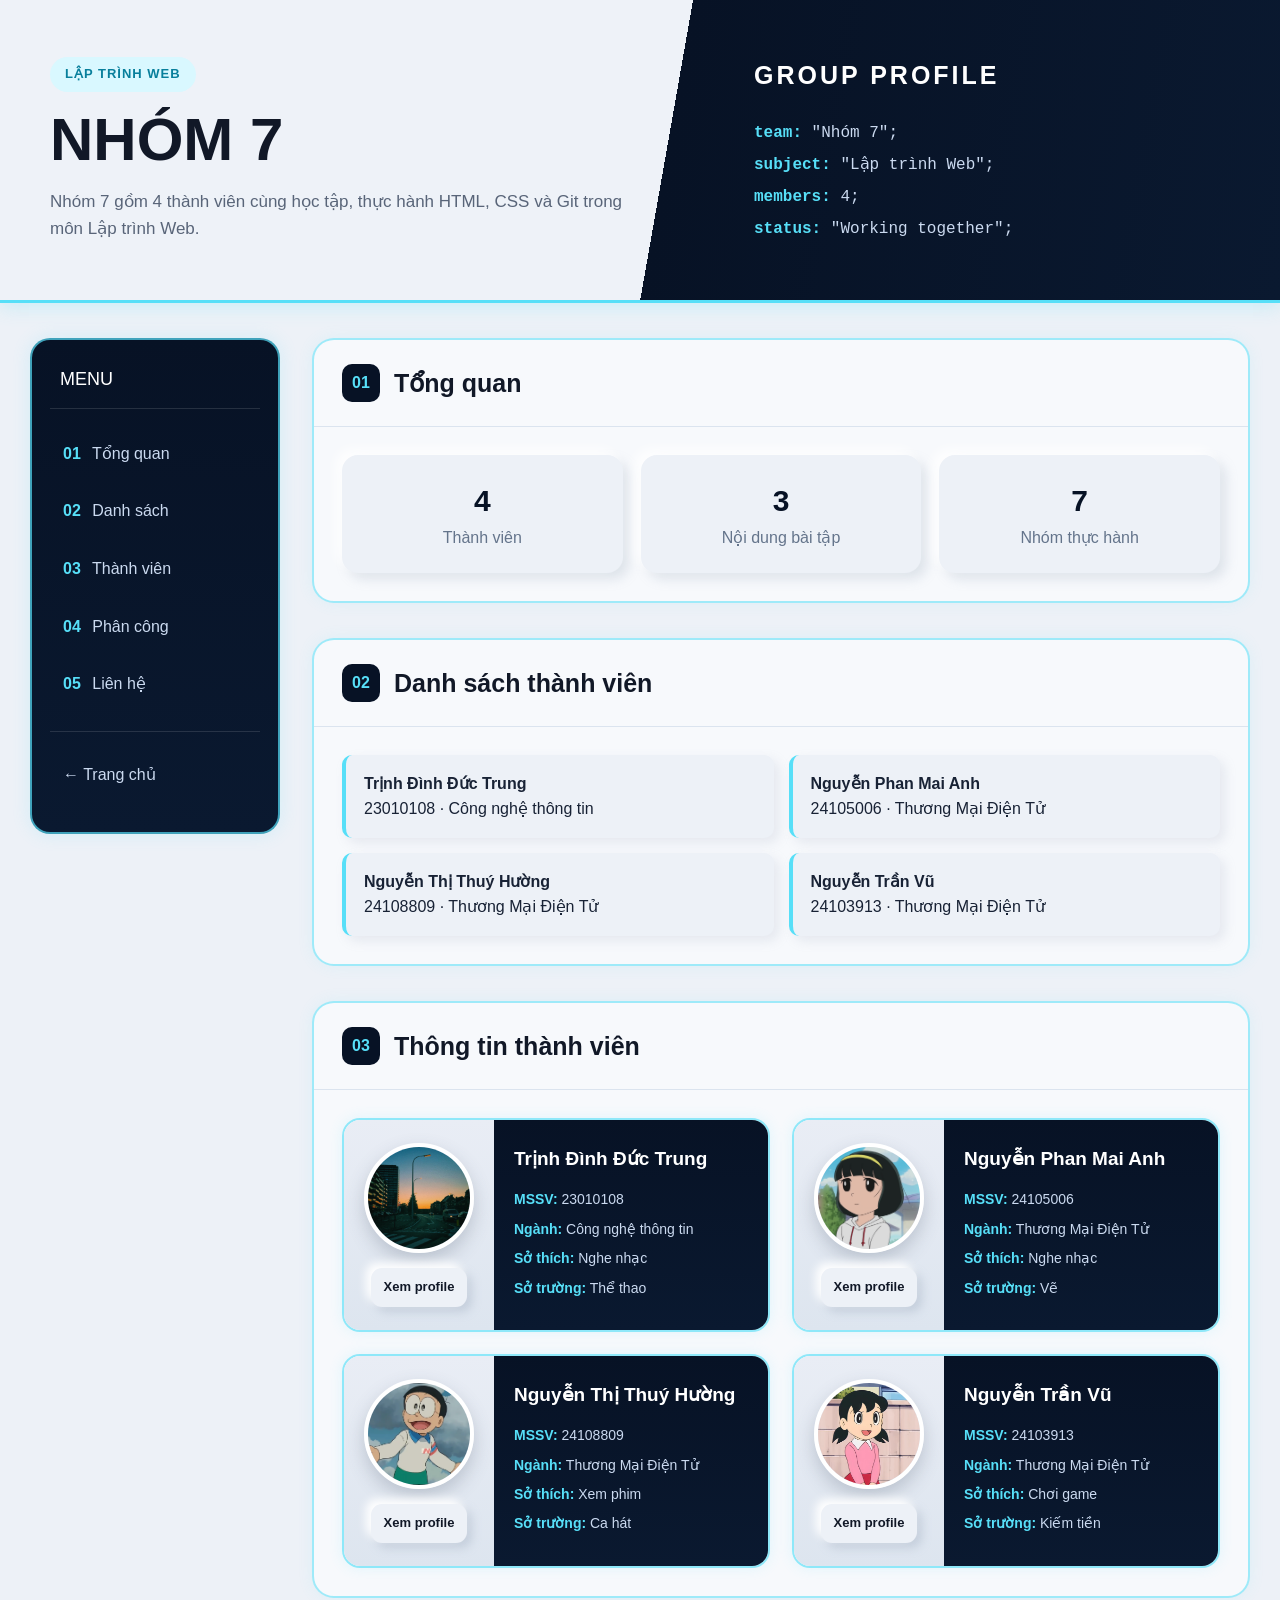
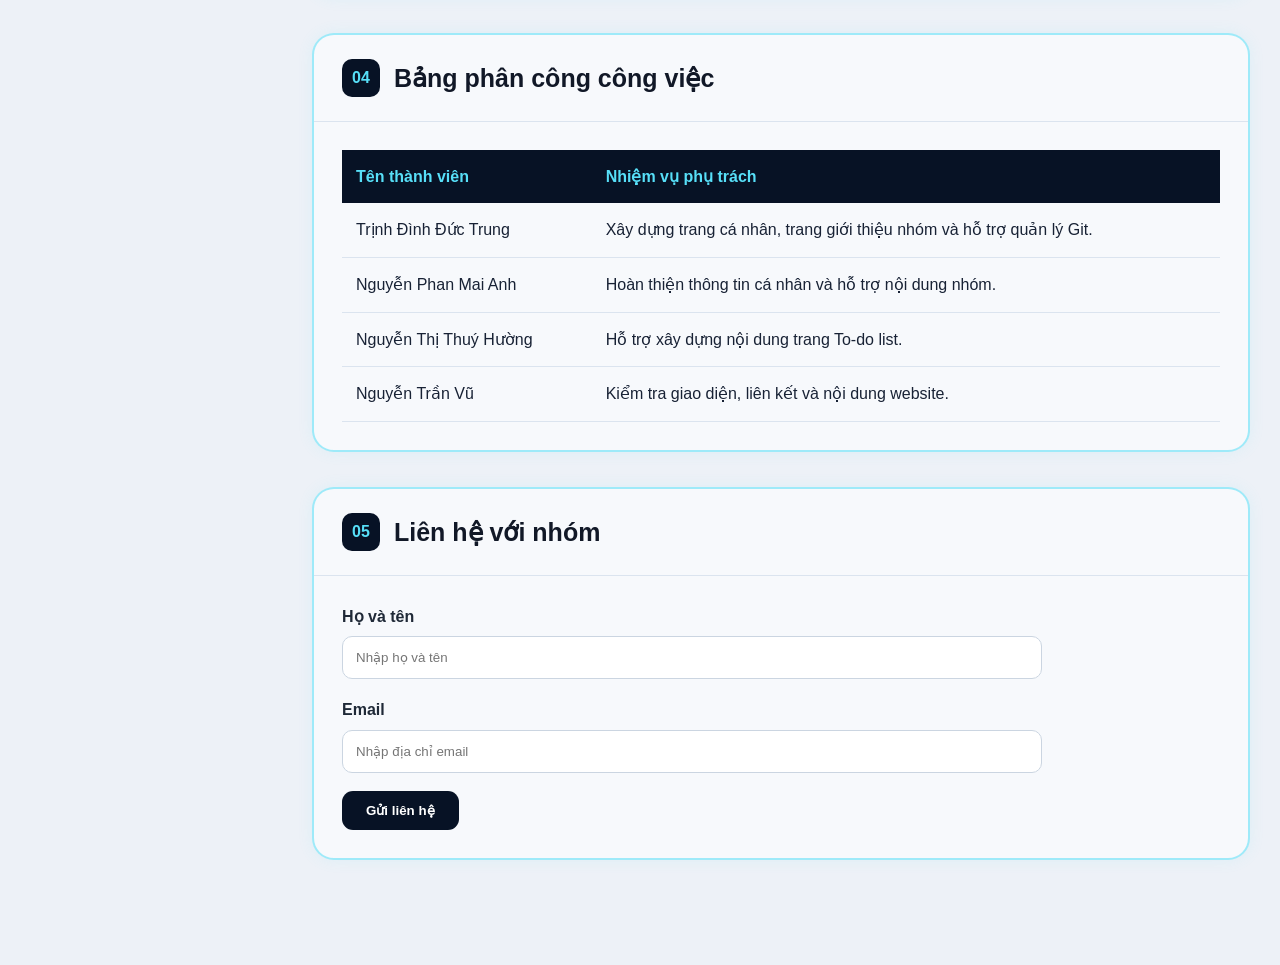
<file: index.html>
<!DOCTYPE html>
<html lang="vi">
<head>
    <meta charset="UTF-8">
    <meta name="viewport" content="width=device-width, initial-scale=1.0">

    <title>Nhóm 7</title>

    <meta http-equiv="refresh" content="0; url=tasks/group/about.html">

    <script>
        window.location.replace("tasks/group/about.html");
    </script>
</head>

<body>
    <p>
        Đang chuyển đến
        <a href="tasks/group/about.html">
            Trang giới thiệu Nhóm 7
        </a>
    </p>
</body>
</html>
</file>
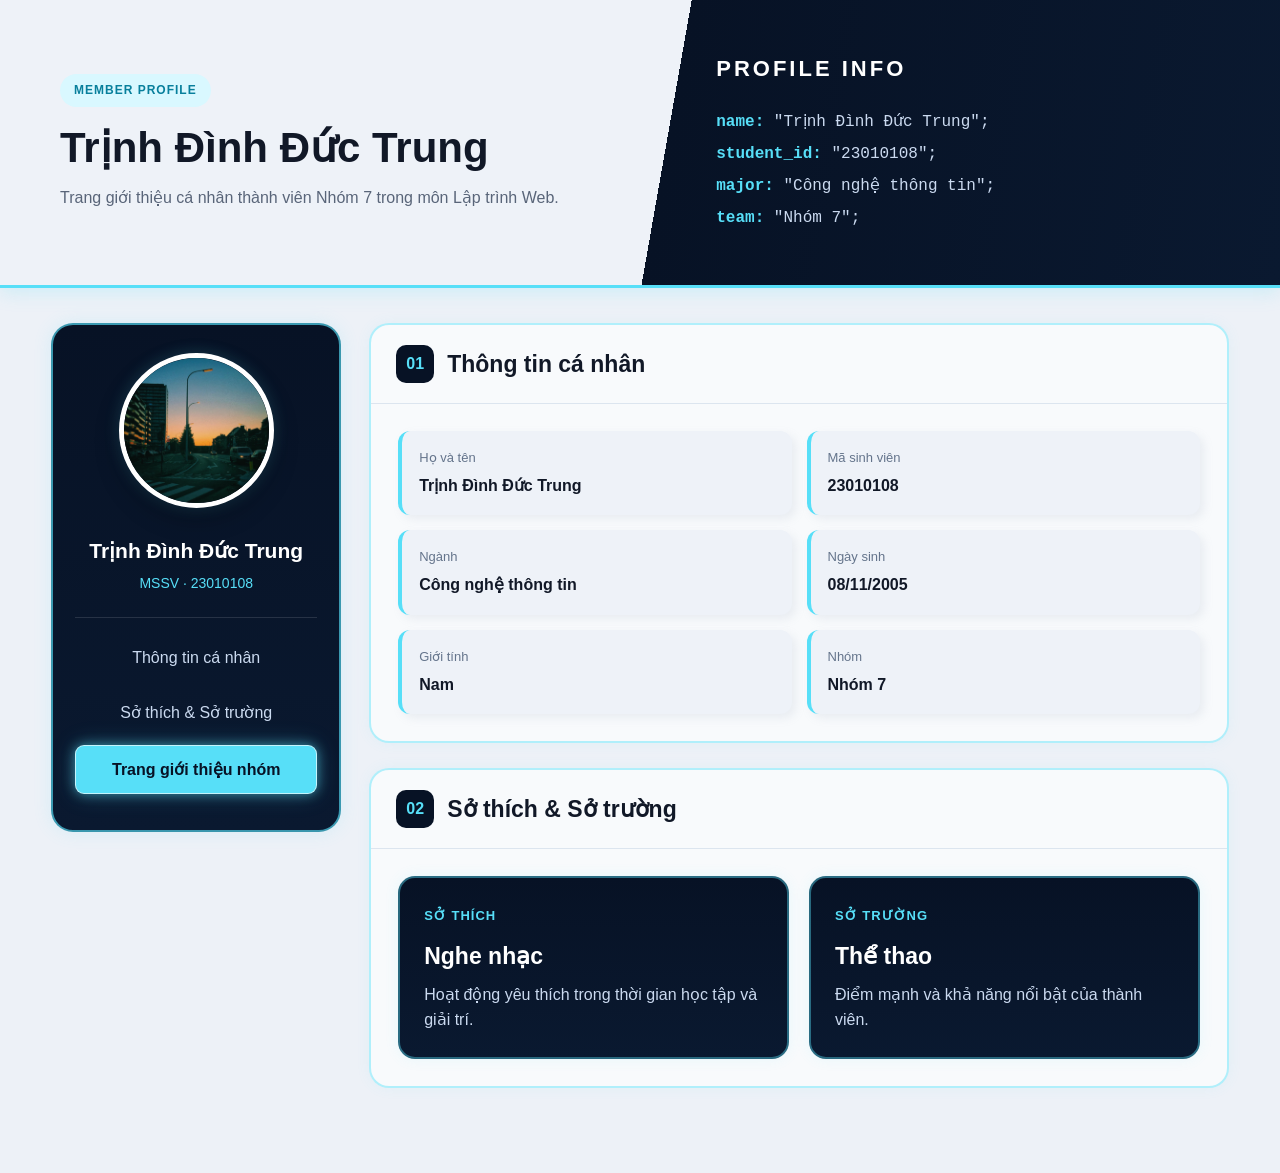
<file: tasks/duc-trung/index.html>
<!DOCTYPE html>
<html lang="vi">

<head>
    <meta charset="UTF-8">
    <meta name="viewport" content="width=device-width, initial-scale=1.0">

    <title>Trịnh Đình Đức Trung - Profile</title>

    <link rel="stylesheet" href="../../css/profile.css?v=20260921-3">
</head>

<body>

<header class="profile-header">

    <div class="header-inner">

        <div class="header-left">

            <span class="header-label">
                MEMBER PROFILE
            </span>

            <h1>Trịnh Đình Đức Trung</h1>

            <p>
                Trang giới thiệu cá nhân thành viên Nhóm 7
                trong môn Lập trình Web.
            </p>

        </div>

        <div class="header-right">

            <h2>PROFILE INFO</h2>

            <div class="code-info">

                <p>
                    <strong>name:</strong>
                    "Trịnh Đình Đức Trung";
                </p>

                <p>
                    <strong>student_id:</strong>
                    "23010108";
                </p>

                <p>
                    <strong>major:</strong>
                    "Công nghệ thông tin";
                </p>

                <p>
                    <strong>team:</strong>
                    "Nhóm 7";
                </p>

            </div>

        </div>

    </div>

</header>


<div class="profile-layout">

    <aside class="profile-sidebar">

        <img
            src="images/avatar.jpg"
            alt="Ảnh đại diện Trịnh Đình Đức Trung"
            class="profile-avatar"
        >

        <h2>Trịnh Đình Đức Trung</h2>

        <p class="student-id">
            MSSV · 23010108
        </p>

        <ul class="profile-nav">

            <li>
                <a href="#information">
                    Thông tin cá nhân
                </a>
            </li>

            <li>
                <a href="#skills">
                    Sở thích & Sở trường
                </a>
            </li>

            <li>
                <a
                    href="../group/about.html"
                    class="primary-link"
                >
                    Trang giới thiệu nhóm
                </a>
            </li>

        </ul>

    </aside>


    <main class="profile-content">

        <!-- MỤC 01 -->
        <section
            class="profile-section"
            id="information"
        >

            <div class="section-head">

                <div class="section-number">
                    01
                </div>

                <h2>
                    Thông tin cá nhân
                </h2>

            </div>

            <div class="section-body">

                <div class="info-grid">

                    <div class="info-item">
                        <span class="info-label">
                            Họ và tên
                        </span>

                        <span class="info-value">
                            Trịnh Đình Đức Trung
                        </span>
                    </div>

                    <div class="info-item">
                        <span class="info-label">
                            Mã sinh viên
                        </span>

                        <span class="info-value">
                            23010108
                        </span>
                    </div>

                    <div class="info-item">
                        <span class="info-label">
                            Ngành
                        </span>

                        <span class="info-value">
                            Công nghệ thông tin
                        </span>
                    </div>

                    <div class="info-item">
                        <span class="info-label">
                            Ngày sinh
                        </span>

                        <span class="info-value">
                            08/11/2005
                        </span>
                    </div>

                    <div class="info-item">
                        <span class="info-label">
                            Giới tính
                        </span>

                        <span class="info-value">
                            Nam
                        </span>
                    </div>

                    <div class="info-item">
                        <span class="info-label">
                            Nhóm
                        </span>

                        <span class="info-value">
                            Nhóm 7
                        </span>
                    </div>

                </div>

            </div>

        </section>


        <!-- MỤC 02 -->
        <section
            class="profile-section"
            id="skills"
        >

            <div class="section-head">

                <div class="section-number">
                    02
                </div>

                <h2>
                    Sở thích & Sở trường
                </h2>

            </div>

            <div class="section-body">

                <div class="skills-grid">

                    <div class="skill-card">

                        <span>
                            SỞ THÍCH
                        </span>

                        <h3>
                            Nghe nhạc
                        </h3>

                        <p>
                            Hoạt động yêu thích trong
                            thời gian học tập và giải trí.
                        </p>

                    </div>

                    <div class="skill-card">

                        <span>
                            SỞ TRƯỜNG
                        </span>

                        <h3>
                            Thể thao
                        </h3>

                        <p>
                            Điểm mạnh và khả năng
                            nổi bật của thành viên.
                        </p>

                    </div>

                </div>

            </div>

        </section>

    </main>

</div>

</body>
</html>
</file>
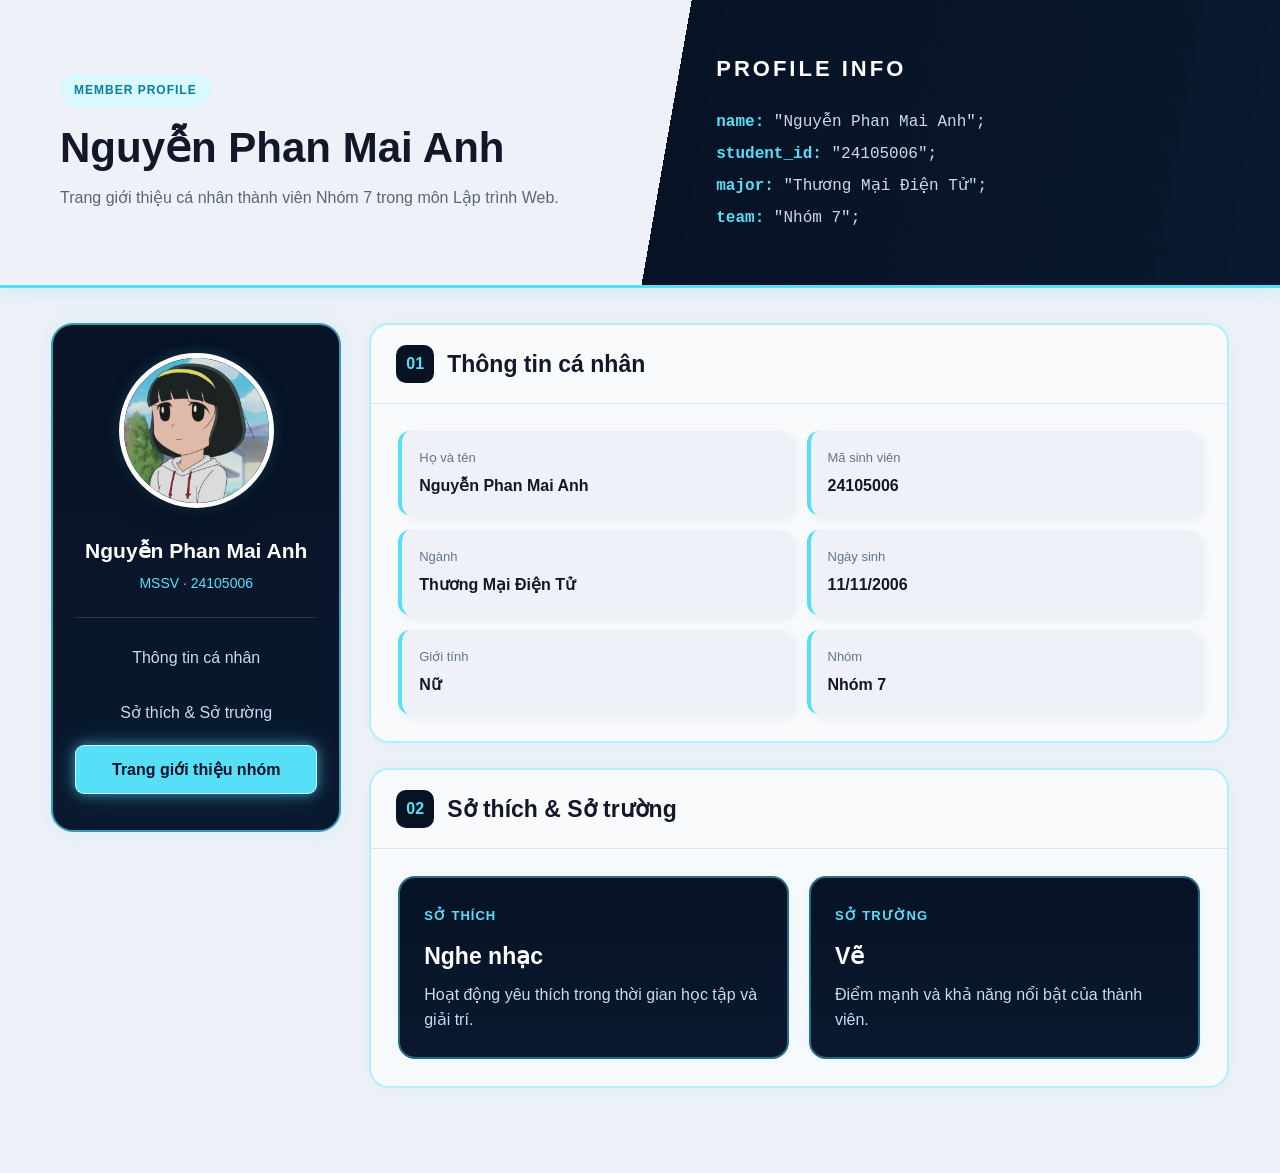
<file: tasks/mai_anh/index.html>
<!DOCTYPE html>
<html lang="vi">

<head>
    <meta charset="UTF-8">
    <meta name="viewport" content="width=device-width, initial-scale=1.0">

    <title>Nguyễn Phan Mai Anh - Profile</title>

    <link rel="stylesheet" href="../../css/profile.css?v=20260921-3">
</head>

<body>

<header class="profile-header">

    <div class="header-inner">

        <div class="header-left">

            <span class="header-label">
                MEMBER PROFILE
            </span>

            <h1>Nguyễn Phan Mai Anh</h1>

            <p>
                Trang giới thiệu cá nhân thành viên Nhóm 7
                trong môn Lập trình Web.
            </p>

        </div>

        <div class="header-right">

            <h2>PROFILE INFO</h2>

            <div class="code-info">

                <p>
                    <strong>name:</strong>
                    "Nguyễn Phan Mai Anh";
                </p>

                <p>
                    <strong>student_id:</strong>
                    "24105006";
                </p>

                <p>
                    <strong>major:</strong>
                    "Thương Mại Điện Tử";
                </p>

                <p>
                    <strong>team:</strong>
                    "Nhóm 7";
                </p>

            </div>

        </div>

    </div>

</header>


<div class="profile-layout">

    <aside class="profile-sidebar">

        <img
            src="images/A1.png"
            alt="Ảnh đại diện Nguyễn Phan Mai Anh"
            class="profile-avatar"
        >

        <h2>Nguyễn Phan Mai Anh</h2>

        <p class="student-id">
            MSSV · 24105006
        </p>

        <ul class="profile-nav">

            <li>
                <a href="#information">
                    Thông tin cá nhân
                </a>
            </li>

            <li>
                <a href="#skills">
                    Sở thích & Sở trường
                </a>
            </li>

            <li>
                <a
                    href="../group/about.html"
                    class="primary-link"
                >
                    Trang giới thiệu nhóm
                </a>
            </li>

        </ul>

    </aside>


    <main class="profile-content">

        <!-- MỤC 01 -->
        <section
            class="profile-section"
            id="information"
        >

            <div class="section-head">

                <div class="section-number">
                    01
                </div>

                <h2>
                    Thông tin cá nhân
                </h2>

            </div>

            <div class="section-body">

                <div class="info-grid">

                    <div class="info-item">
                        <span class="info-label">
                            Họ và tên
                        </span>

                        <span class="info-value">
                            Nguyễn Phan Mai Anh
                        </span>
                    </div>

                    <div class="info-item">
                        <span class="info-label">
                            Mã sinh viên
                        </span>

                        <span class="info-value">
                            24105006
                        </span>
                    </div>

                    <div class="info-item">
                        <span class="info-label">
                            Ngành
                        </span>

                        <span class="info-value">
                            Thương Mại Điện Tử
                        </span>
                    </div>

                    <div class="info-item">
                        <span class="info-label">
                            Ngày sinh
                        </span>

                        <span class="info-value">
                            11/11/2006
                        </span>
                    </div>

                    <div class="info-item">
                        <span class="info-label">
                            Giới tính
                        </span>

                        <span class="info-value">
                            Nữ
                        </span>
                    </div>

                    <div class="info-item">
                        <span class="info-label">
                            Nhóm
                        </span>

                        <span class="info-value">
                            Nhóm 7
                        </span>
                    </div>

                </div>

            </div>

        </section>


        <!-- MỤC 02 -->
        <section
            class="profile-section"
            id="skills"
        >

            <div class="section-head">

                <div class="section-number">
                    02
                </div>

                <h2>
                    Sở thích & Sở trường
                </h2>

            </div>

            <div class="section-body">

                <div class="skills-grid">

                    <div class="skill-card">

                        <span>
                            SỞ THÍCH
                        </span>

                        <h3>
                            Nghe nhạc
                        </h3>

                        <p>
                            Hoạt động yêu thích trong
                            thời gian học tập và giải trí.
                        </p>

                    </div>

                    <div class="skill-card">

                        <span>
                            SỞ TRƯỜNG
                        </span>

                        <h3>
                            Vẽ
                        </h3>

                        <p>
                            Điểm mạnh và khả năng
                            nổi bật của thành viên.
                        </p>

                    </div>

                </div>

            </div>

        </section>

    </main>

</div>

</body>
</html>
</file>
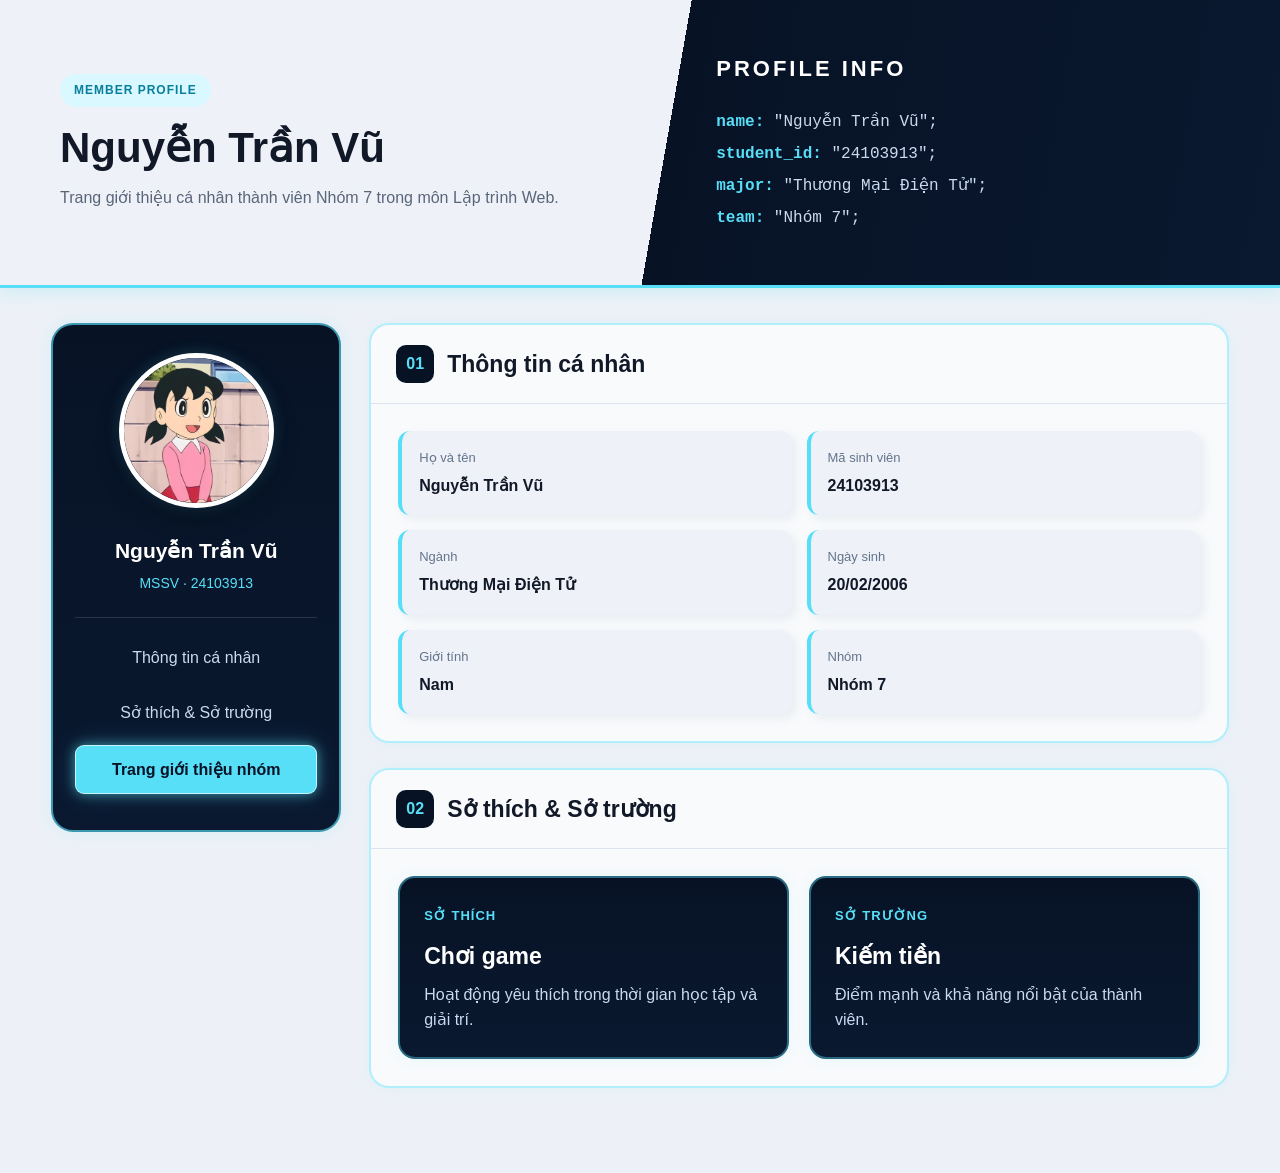
<file: tasks/nguyen_tran_vu/index.html>
<!DOCTYPE html>
<html lang="vi">

<head>
    <meta charset="UTF-8">
    <meta name="viewport" content="width=device-width, initial-scale=1.0">

    <title>Nguyễn Trần Vũ - Profile</title>

    <link rel="stylesheet" href="../../css/profile.css?v=20260921-3">
</head>

<body>

<header class="profile-header">

    <div class="header-inner">

        <div class="header-left">

            <span class="header-label">
                MEMBER PROFILE
            </span>

            <h1>Nguyễn Trần Vũ</h1>

            <p>
                Trang giới thiệu cá nhân thành viên Nhóm 7
                trong môn Lập trình Web.
            </p>

        </div>

        <div class="header-right">

            <h2>PROFILE INFO</h2>

            <div class="code-info">

                <p>
                    <strong>name:</strong>
                    "Nguyễn Trần Vũ";
                </p>

                <p>
                    <strong>student_id:</strong>
                    "24103913";
                </p>

                <p>
                    <strong>major:</strong>
                    "Thương Mại Điện Tử";
                </p>

                <p>
                    <strong>team:</strong>
                    "Nhóm 7";
                </p>

            </div>

        </div>

    </div>

</header>


<div class="profile-layout">

    <aside class="profile-sidebar">

        <img
            src="images/V1.png"
            alt="Ảnh đại diện Nguyễn Trần Vũ"
            class="profile-avatar"
        >

        <h2>Nguyễn Trần Vũ</h2>

        <p class="student-id">
            MSSV · 24103913
        </p>

        <ul class="profile-nav">

            <li>
                <a href="#information">
                    Thông tin cá nhân
                </a>
            </li>

            <li>
                <a href="#skills">
                    Sở thích & Sở trường
                </a>
            </li>

            <li>
                <a
                    href="../group/about.html"
                    class="primary-link"
                >
                    Trang giới thiệu nhóm
                </a>
            </li>

        </ul>

    </aside>


    <main class="profile-content">

        <!-- MỤC 01 -->
        <section
            class="profile-section"
            id="information"
        >

            <div class="section-head">

                <div class="section-number">
                    01
                </div>

                <h2>
                    Thông tin cá nhân
                </h2>

            </div>

            <div class="section-body">

                <div class="info-grid">

                    <div class="info-item">
                        <span class="info-label">
                            Họ và tên
                        </span>

                        <span class="info-value">
                            Nguyễn Trần Vũ
                        </span>
                    </div>

                    <div class="info-item">
                        <span class="info-label">
                            Mã sinh viên
                        </span>

                        <span class="info-value">
                            24103913
                        </span>
                    </div>

                    <div class="info-item">
                        <span class="info-label">
                            Ngành
                        </span>

                        <span class="info-value">
                            Thương Mại Điện Tử
                        </span>
                    </div>

                    <div class="info-item">
                        <span class="info-label">
                            Ngày sinh
                        </span>

                        <span class="info-value">
                            20/02/2006
                        </span>
                    </div>

                    <div class="info-item">
                        <span class="info-label">
                            Giới tính
                        </span>

                        <span class="info-value">
                            Nam
                        </span>
                    </div>

                    <div class="info-item">
                        <span class="info-label">
                            Nhóm
                        </span>

                        <span class="info-value">
                            Nhóm 7
                        </span>
                    </div>

                </div>

            </div>

        </section>


        <!-- MỤC 02 -->
        <section
            class="profile-section"
            id="skills"
        >

            <div class="section-head">

                <div class="section-number">
                    02
                </div>

                <h2>
                    Sở thích & Sở trường
                </h2>

            </div>

            <div class="section-body">

                <div class="skills-grid">

                    <div class="skill-card">

                        <span>
                            SỞ THÍCH
                        </span>

                        <h3>
                            Chơi game
                        </h3>

                        <p>
                            Hoạt động yêu thích trong
                            thời gian học tập và giải trí.
                        </p>

                    </div>

                    <div class="skill-card">

                        <span>
                            SỞ TRƯỜNG
                        </span>

                        <h3>
                            Kiếm tiền
                        </h3>

                        <p>
                            Điểm mạnh và khả năng
                            nổi bật của thành viên.
                        </p>

                    </div>

                </div>

            </div>

        </section>

    </main>

</div>

</body>
</html>
</file>
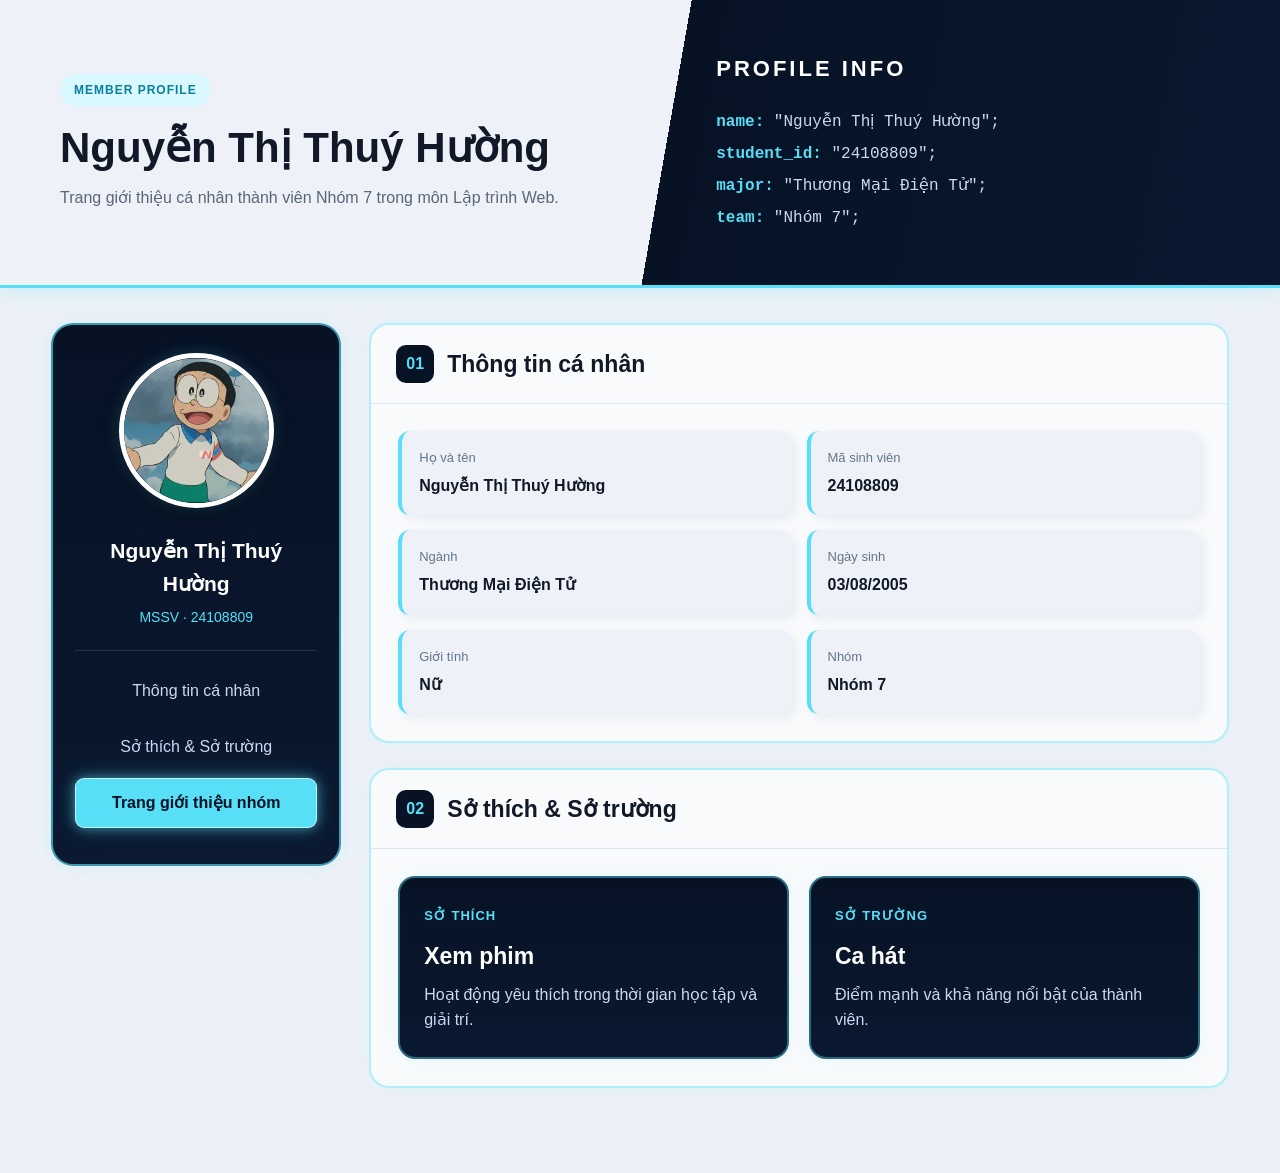
<file: tasks/thuy_huong/index.html>
<!DOCTYPE html>
<html lang="vi">

<head>
    <meta charset="UTF-8">
    <meta name="viewport" content="width=device-width, initial-scale=1.0">

    <title>Nguyễn Thị Thuý Hường - Profile</title>

    <link rel="stylesheet" href="../../css/profile.css?v=20260921-3">
</head>

<body>

<header class="profile-header">

    <div class="header-inner">

        <div class="header-left">

            <span class="header-label">
                MEMBER PROFILE
            </span>

            <h1>Nguyễn Thị Thuý Hường</h1>

            <p>
                Trang giới thiệu cá nhân thành viên Nhóm 7
                trong môn Lập trình Web.
            </p>

        </div>

        <div class="header-right">

            <h2>PROFILE INFO</h2>

            <div class="code-info">

                <p>
                    <strong>name:</strong>
                    "Nguyễn Thị Thuý Hường";
                </p>

                <p>
                    <strong>student_id:</strong>
                    "24108809";
                </p>

                <p>
                    <strong>major:</strong>
                    "Thương Mại Điện Tử";
                </p>

                <p>
                    <strong>team:</strong>
                    "Nhóm 7";
                </p>

            </div>

        </div>

    </div>

</header>


<div class="profile-layout">

    <aside class="profile-sidebar">

        <img
            src="images/H1.png"
            alt="Ảnh đại diện Nguyễn Thị Thuý Hường"
            class="profile-avatar"
        >

        <h2>Nguyễn Thị Thuý Hường</h2>

        <p class="student-id">
            MSSV · 24108809
        </p>

        <ul class="profile-nav">

            <li>
                <a href="#information">
                    Thông tin cá nhân
                </a>
            </li>

            <li>
                <a href="#skills">
                    Sở thích & Sở trường
                </a>
            </li>

            <li>
                <a
                    href="../group/about.html"
                    class="primary-link"
                >
                    Trang giới thiệu nhóm
                </a>
            </li>

        </ul>

    </aside>


    <main class="profile-content">

        <!-- MỤC 01 -->
        <section
            class="profile-section"
            id="information"
        >

            <div class="section-head">

                <div class="section-number">
                    01
                </div>

                <h2>
                    Thông tin cá nhân
                </h2>

            </div>

            <div class="section-body">

                <div class="info-grid">

                    <div class="info-item">
                        <span class="info-label">
                            Họ và tên
                        </span>

                        <span class="info-value">
                            Nguyễn Thị Thuý Hường
                        </span>
                    </div>

                    <div class="info-item">
                        <span class="info-label">
                            Mã sinh viên
                        </span>

                        <span class="info-value">
                            24108809
                        </span>
                    </div>

                    <div class="info-item">
                        <span class="info-label">
                            Ngành
                        </span>

                        <span class="info-value">
                            Thương Mại Điện Tử
                        </span>
                    </div>

                    <div class="info-item">
                        <span class="info-label">
                            Ngày sinh
                        </span>

                        <span class="info-value">
                            03/08/2005
                        </span>
                    </div>

                    <div class="info-item">
                        <span class="info-label">
                            Giới tính
                        </span>

                        <span class="info-value">
                            Nữ
                        </span>
                    </div>

                    <div class="info-item">
                        <span class="info-label">
                            Nhóm
                        </span>

                        <span class="info-value">
                            Nhóm 7
                        </span>
                    </div>

                </div>

            </div>

        </section>


        <!-- MỤC 02 -->
        <section
            class="profile-section"
            id="skills"
        >

            <div class="section-head">

                <div class="section-number">
                    02
                </div>

                <h2>
                    Sở thích & Sở trường
                </h2>

            </div>

            <div class="section-body">

                <div class="skills-grid">

                    <div class="skill-card">

                        <span>
                            SỞ THÍCH
                        </span>

                        <h3>
                            Xem phim
                        </h3>

                        <p>
                            Hoạt động yêu thích trong
                            thời gian học tập và giải trí.
                        </p>

                    </div>

                    <div class="skill-card">

                        <span>
                            SỞ TRƯỜNG
                        </span>

                        <h3>
                            Ca hát
                        </h3>

                        <p>
                            Điểm mạnh và khả năng
                            nổi bật của thành viên.
                        </p>

                    </div>

                </div>

            </div>

        </section>

    </main>

</div>

</body>
</html>
</file>
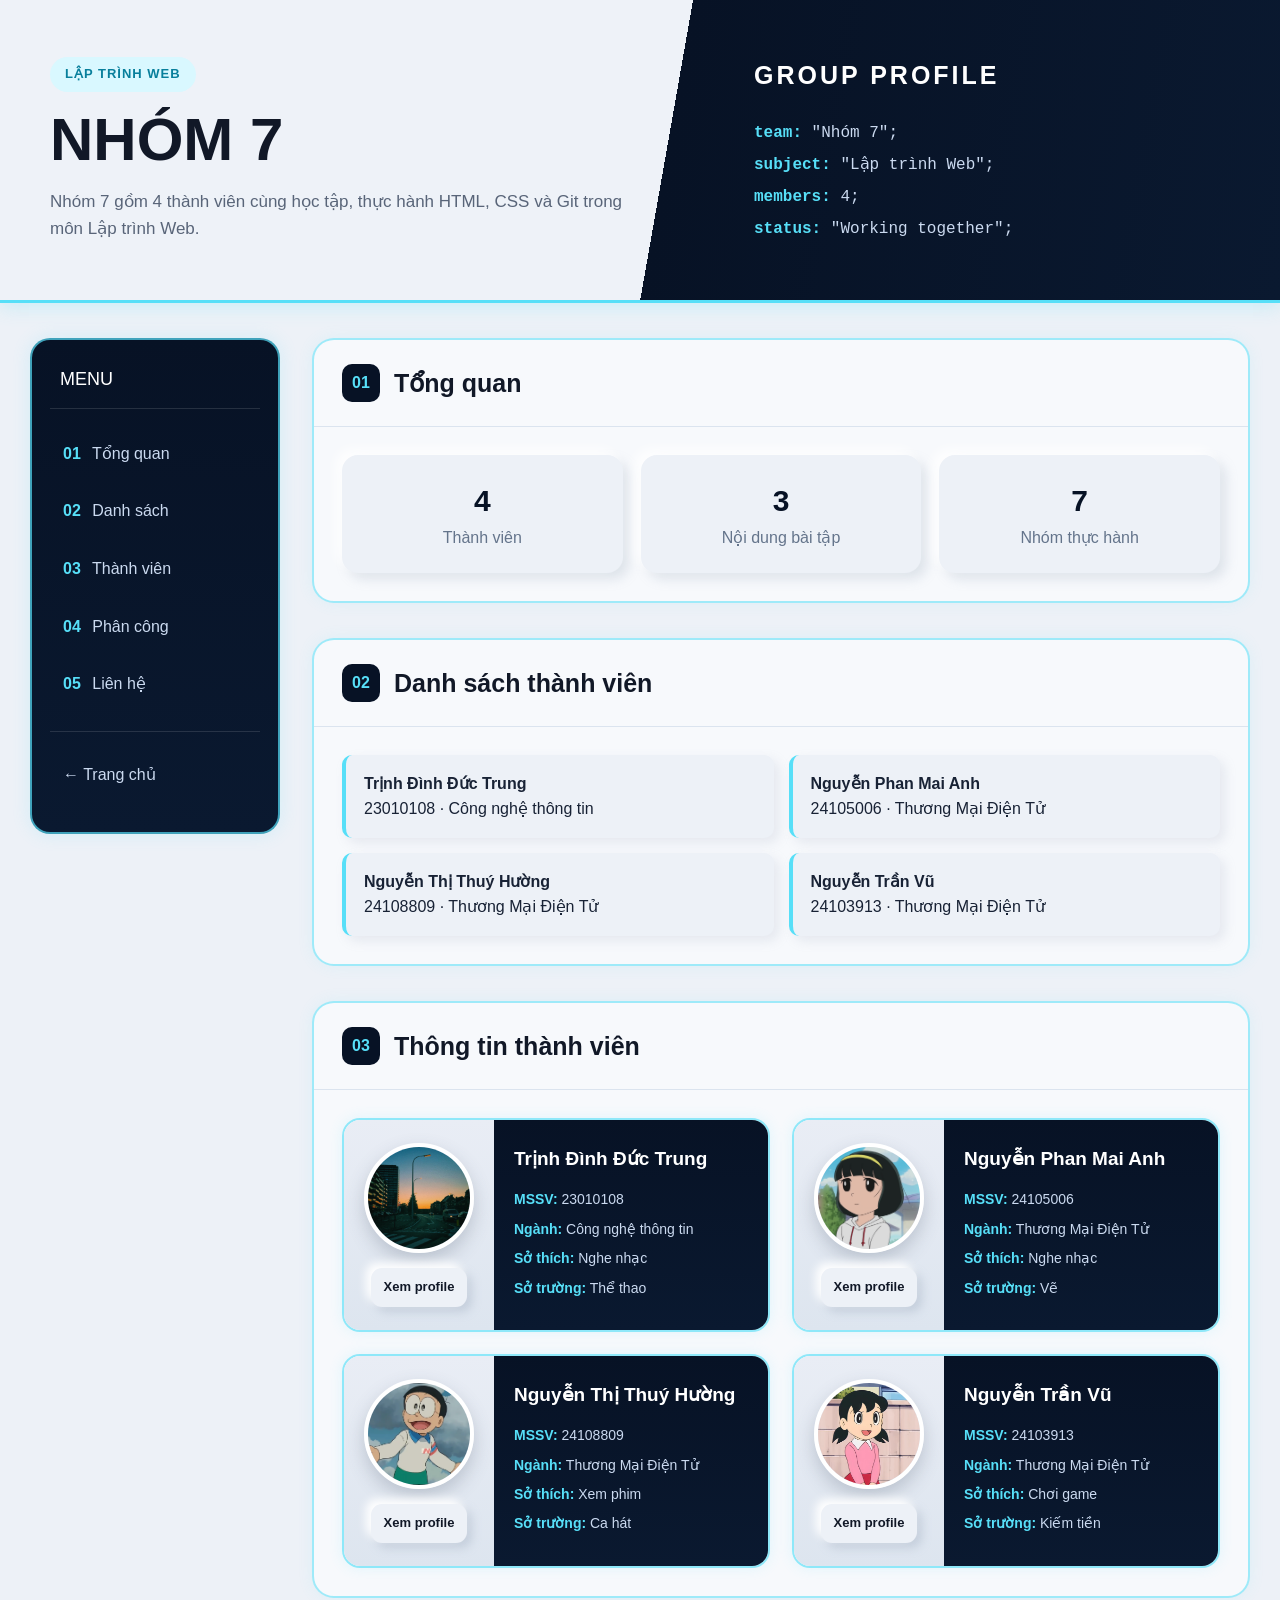
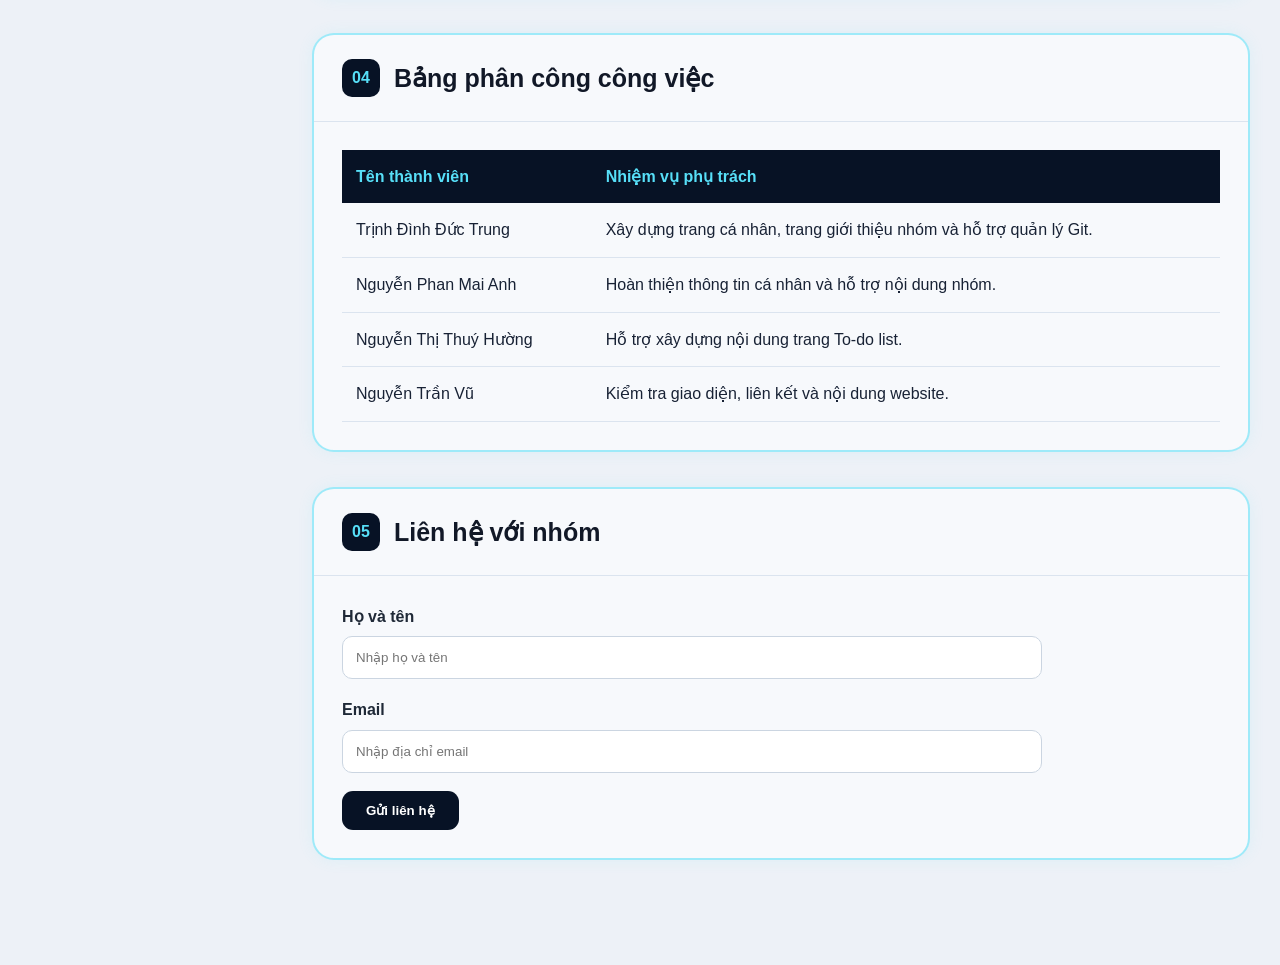
<file: tasks/group/about.html>
<!DOCTYPE html>
<html lang="vi">

<head>
    <meta charset="UTF-8">
    <meta name="viewport" content="width=device-width, initial-scale=1.0">

    <title>Nhóm 7 - Lập trình Web</title>

    <style>
        * {
            margin: 0;
            padding: 0;
            box-sizing: border-box;
        }

        html {
            scroll-behavior: smooth;
        }

        :root {
            --bg: #edf1f7;
            --light: #eef2f8;
            --dark: #071225;
            --dark2: #0a1930;
            --cyan: #57dff8;
            --text: #182235;
            --muted: #64748b;
            --border: #d8e1ed;
        }

        body {
            font-family: Arial, Helvetica, sans-serif;
            background: var(--bg);
            color: var(--text);
            line-height: 1.6;
        }

        /* =========================
           HEADER ĐẦU TRANG
        ========================= */

        .top-header {
            width: 100%;
            background: linear-gradient(100deg, #eef2f8 0%, #eef2f8 52%, #071225 52%, #0a1930 100%);
            border-bottom: 3px solid var(--cyan);
            box-shadow: 0 4px 18px rgba(87, 223, 248, 0.24);
        }

        .header-inner {
            max-width: 1400px;
            margin: auto;

            display: grid;
            grid-template-columns: 1.1fr 0.9fr;

            min-height: 300px;
        }

        .header-left {
            padding: 55px 50px;
            display: flex;
            flex-direction: column;
            justify-content: center;
        }

        .header-label {
            width: fit-content;
            padding: 7px 15px;
            margin-bottom: 18px;

            border-radius: 20px;

            color: #087f9c;
            background: #d9f8ff;

            font-size: 13px;
            font-weight: bold;
            letter-spacing: 1px;
        }

        .header-left h1 {
            font-size: 60px;
            line-height: 1;
            margin-bottom: 18px;
            color: #111827;
        }

        .header-left p {
            max-width: 620px;
            font-size: 17px;
            color: #596579;
        }

        .header-right {
            padding: 55px 50px;

            display: flex;
            flex-direction: column;
            justify-content: center;

            color: white;
        }

        .header-right h2 {
            font-size: 25px;
            letter-spacing: 3px;
            margin-bottom: 22px;
        }

        .code-info {
            font-family: "Courier New", monospace;
            line-height: 2;
            color: #cbdaf0;
        }

        .code-info strong {
            color: var(--cyan);
        }

        /* =========================
           BỐ CỤC CHÍNH
        ========================= */

        .page-layout {
            max-width: 1400px;
            margin: auto;

            display: grid;
            grid-template-columns: 250px minmax(0, 1fr);
            gap: 32px;

            padding: 35px 30px 70px;
        }

        /* =========================
           SIDEBAR
        ========================= */

        .sidebar {
            position: sticky;
            top: 25px;
            align-self: start;

            background: linear-gradient(180deg, #071225, #0a1930);

            border: 2px solid rgba(87, 223, 248, 0.7);
            border-radius: 20px;

            padding: 25px 18px;

            box-shadow:
                0 0 18px rgba(87, 223, 248, 0.18);
        }

        .sidebar-title {
            color: white;
            font-size: 18px;
            margin-bottom: 20px;
            padding: 0 10px 14px;

            border-bottom: 1px solid rgba(255,255,255,0.12);
        }

        .sidebar ul {
            list-style: none;
        }

        .sidebar li {
            margin-bottom: 8px;
        }

        .sidebar a {
            display: block;

            padding: 12px 13px;

            color: #cbdaf0;
            text-decoration: none;

            border-radius: 10px;

            transition: 0.2s;
        }

        .sidebar a:hover {
            background: rgba(87, 223, 248, 0.12);
            color: var(--cyan);

            transform: translateX(4px);
        }

        .sidebar-number {
            color: var(--cyan);
            margin-right: 7px;
            font-weight: bold;
        }

        .home-link {
            margin-top: 22px !important;
            padding-top: 18px;

            border-top: 1px solid rgba(255,255,255,0.12);
        }

        /* =========================
           NỘI DUNG PHẢI
        ========================= */

        .content {
            min-width: 0;
        }

        .content-section {
            margin-bottom: 35px;

            background: #f7f9fc;

            border: 2px solid rgba(87, 223, 248, 0.55);
            border-radius: 22px;

            overflow: hidden;

            box-shadow:
                0 0 15px rgba(87, 223, 248, 0.10);
        }

        .section-heading {
            padding: 23px 28px;

            display: flex;
            align-items: center;
            gap: 14px;

            border-bottom: 1px solid #dbe4ef;
        }

        .section-number {
            width: 38px;
            height: 38px;

            display: flex;
            align-items: center;
            justify-content: center;

            border-radius: 10px;

            background: var(--dark);

            color: var(--cyan);
            font-weight: bold;
        }

        .section-heading h2 {
            font-size: 25px;
            color: #111827;
        }

        .section-body {
            padding: 28px;
        }

        /* =========================
           TỔNG QUAN
        ========================= */

        .overview-grid {
            display: grid;
            grid-template-columns: repeat(3, 1fr);
            gap: 18px;
        }

        .stat {
            padding: 22px;

            background: #edf1f7;

            border-radius: 16px;

            text-align: center;

            box-shadow:
                -6px -6px 12px rgba(255,255,255,0.85),
                6px 6px 12px rgba(148,163,184,0.25);
        }

        .stat strong {
            display: block;
            font-size: 30px;
            color: #071225;
        }

        .stat span {
            color: var(--muted);
        }

        /* =========================
           DANH SÁCH
        ========================= */

        .member-list {
            list-style: none;

            display: grid;
            grid-template-columns: repeat(2, 1fr);
            gap: 15px;
        }

        .member-list li {
            padding: 16px 18px;

            background: #edf1f7;

            border-left: 4px solid var(--cyan);
            border-radius: 10px;

            box-shadow:
                5px 5px 12px rgba(148,163,184,0.18);
        }

        /* =========================
           THẺ THÀNH VIÊN
        ========================= */

        .members {
            display: grid;
            grid-template-columns: repeat(2, 1fr);
            gap: 22px;
        }

        .member {
            display: grid;
            grid-template-columns: 150px 1fr;

            overflow: hidden;

            border-radius: 18px;

            border: 2px solid rgba(87,223,248,0.65);

            box-shadow:
                0 0 14px rgba(87,223,248,0.14);
        }

        .member-photo {
            background: linear-gradient(180deg, #e9edf5, #dde5ef);

            padding: 22px 15px;

            display: flex;
            flex-direction: column;
            align-items: center;
            justify-content: center;
        }

        .member-photo img {
            width: 110px;
            height: 110px;

            object-fit: cover;

            border-radius: 50%;

            margin-bottom: 15px;

            border: 4px solid white;

            box-shadow:
                0 8px 18px rgba(71, 85, 105, 0.25);
        }

        .member-photo a {
            padding: 9px 13px;

            border-radius: 11px;

            background: #edf1f7;

            color: #111827;
            text-decoration: none;

            font-size: 13px;
            font-weight: bold;

            box-shadow:
                -5px -5px 10px white,
                5px 5px 10px rgba(148,163,184,0.35);
        }

        .member-detail {
            background: linear-gradient(180deg, #071225, #0a1930);

            color: white;

            padding: 24px 20px;
        }

        .member-detail h3 {
            font-size: 19px;

            margin-bottom: 14px;

            color: white;
        }

        .member-detail p {
            font-size: 14px;

            color: #cbdaf0;

            margin: 7px 0;
        }

        .member-detail strong {
            color: var(--cyan);
        }

        /* =========================
           TABLE
        ========================= */

        .table-wrap {
            overflow-x: auto;
        }

        table {
            width: 100%;
            border-collapse: collapse;

            min-width: 650px;
        }

        th {
            background: #071225;
            color: var(--cyan);

            text-align: left;

            padding: 14px;
        }

        td {
            padding: 14px;

            border-bottom: 1px solid #dbe4ef;
        }

        tbody tr:hover {
            background: #edf5fa;
        }

        /* =========================
           FORM
        ========================= */

        form {
            max-width: 700px;
        }

        .form-group {
            margin-bottom: 18px;
        }

        label {
            display: block;

            margin-bottom: 7px;

            color: #1f2937;

            font-weight: bold;
        }

        input[type="text"],
        input[type="email"] {
            width: 100%;

            padding: 13px;

            border-radius: 10px;

            border: 1px solid #cbd5e1;

            background: white;

            outline: none;
        }

        input[type="text"]:focus,
        input[type="email"]:focus {
            border-color: var(--cyan);

            box-shadow:
                0 0 0 3px rgba(87,223,248,0.13);
        }

        input[type="submit"] {
            padding: 12px 24px;

            border: none;

            border-radius: 11px;

            background: #071225;

            color: white;

            font-weight: bold;

            cursor: pointer;
        }

        input[type="submit"]:hover {
            background: #10284a;

            color: var(--cyan);
        }

        /* =========================
           RESPONSIVE
        ========================= */

        @media (max-width: 1100px) {

            .members {
                grid-template-columns: 1fr;
            }

        }

        @media (max-width: 850px) {

            .top-header {
                background: #eef2f8;
            }

            .header-inner {
                grid-template-columns: 1fr;
            }

            .header-right {
                background: #071225;
            }

            .page-layout {
                grid-template-columns: 1fr;
            }

            .sidebar {
                position: static;
            }

            .sidebar ul {
                display: flex;
                flex-wrap: wrap;
                gap: 7px;
            }

            .sidebar li {
                margin: 0;
            }

            .home-link {
                width: 100%;
            }

            .overview-grid,
            .member-list {
                grid-template-columns: 1fr;
            }

        }

        @media (max-width: 600px) {

            .header-left,
            .header-right {
                padding: 35px 24px;
            }

            .header-left h1 {
                font-size: 42px;
            }

            .page-layout {
                padding: 20px 15px 50px;
            }

            .member {
                grid-template-columns: 1fr;
            }

        }
    </style>
</head>

<body>

    <!-- ======================
         HEADER
    ======================= -->

    <header class="top-header">

        <div class="header-inner">

            <div class="header-left">

                <span class="header-label">
                    LẬP TRÌNH WEB
                </span>

                <h1>NHÓM 7</h1>

                <p>
                    Nhóm 7 gồm 4 thành viên cùng học tập,
                    thực hành HTML, CSS và Git trong môn Lập trình Web.
                </p>

            </div>


            <div class="header-right">

                <h2>GROUP PROFILE</h2>

                <div class="code-info">

                    <p><strong>team:</strong> "Nhóm 7";</p>

                    <p><strong>subject:</strong> "Lập trình Web";</p>

                    <p><strong>members:</strong> 4;</p>

                    <p><strong>status:</strong> "Working together";</p>

                </div>

            </div>

        </div>

    </header>


    <!-- ======================
         LAYOUT
    ======================= -->

    <div class="page-layout">


        <!-- SIDEBAR -->

        <aside class="sidebar">

            <div class="sidebar-title">
                MENU
            </div>

            <ul>

                <li>
                    <a href="#overview">
                        <span class="sidebar-number">01</span>
                        Tổng quan
                    </a>
                </li>

                <li>
                    <a href="#member-list">
                        <span class="sidebar-number">02</span>
                        Danh sách
                    </a>
                </li>

                <li>
                    <a href="#members">
                        <span class="sidebar-number">03</span>
                        Thành viên
                    </a>
                </li>

                <li>
                    <a href="#assignment">
                        <span class="sidebar-number">04</span>
                        Phân công
                    </a>
                </li>

                <li>
                    <a href="#contact">
                        <span class="sidebar-number">05</span>
                        Liên hệ
                    </a>
                </li>

                <li class="home-link">
                    <a href="../../index.html">
                        ← Trang chủ
                    </a>
                </li>

            </ul>

        </aside>


        <!-- NỘI DUNG -->

        <main class="content">


            <!-- TỔNG QUAN -->

            <section class="content-section" id="overview">

                <div class="section-heading">

                    <div class="section-number">01</div>

                    <h2>Tổng quan</h2>

                </div>

                <div class="section-body">

                    <div class="overview-grid">

                        <div class="stat">
                            <strong>4</strong>
                            <span>Thành viên</span>
                        </div>

                        <div class="stat">
                            <strong>3</strong>
                            <span>Nội dung bài tập</span>
                        </div>

                        <div class="stat">
                            <strong>7</strong>
                            <span>Nhóm thực hành</span>
                        </div>

                    </div>

                </div>

            </section>


            <!-- DANH SÁCH -->

            <section class="content-section" id="member-list">

                <div class="section-heading">

                    <div class="section-number">02</div>

                    <h2>Danh sách thành viên</h2>

                </div>

                <div class="section-body">

                    <ul class="member-list">

                        <li>
                            <strong>Trịnh Đình Đức Trung</strong><br>
                            23010108 · Công nghệ thông tin
                        </li>

                        <li>
                            <strong>Nguyễn Phan Mai Anh</strong><br>
                            24105006 · Thương Mại Điện Tử
                        </li>

                        <li>
                            <strong>Nguyễn Thị Thuý Hường</strong><br>
                            24108809 · Thương Mại Điện Tử
                        </li>

                        <li>
                            <strong>Nguyễn Trần Vũ</strong><br>
                            24103913 · Thương Mại Điện Tử
                        </li>

                    </ul>

                </div>

            </section>


            <!-- THÀNH VIÊN -->

            <section class="content-section" id="members">

                <div class="section-heading">

                    <div class="section-number">03</div>

                    <h2>Thông tin thành viên</h2>

                </div>

                <div class="section-body">

                    <div class="members">


                        <!-- TRUNG -->

                        <div class="member">

                            <div class="member-photo">

                                <img
                                    src="../duc-trung/images/avatar.jpg"
                                    alt="Trịnh Đình Đức Trung"
                                >

                                <a href="../duc-trung/index.html">
                                    Xem profile
                                </a>

                            </div>

                            <div class="member-detail">

                                <h3>Trịnh Đình Đức Trung</h3>

                                <p><strong>MSSV:</strong> 23010108</p>

                                <p><strong>Ngành:</strong> Công nghệ thông tin</p>

                                <p><strong>Sở thích:</strong> Nghe nhạc</p>

                                <p><strong>Sở trường:</strong> Thể thao</p>

                            </div>

                        </div>


                        <!-- MAI ANH -->

                        <div class="member">

                            <div class="member-photo">

                                <img
                                    src="../mai_anh/images/A1.png"
                                    alt="Nguyễn Phan Mai Anh"
                                >

                                <a href="../mai_anh/index.html">
                                    Xem profile
                                </a>

                            </div>

                            <div class="member-detail">

                                <h3>Nguyễn Phan Mai Anh</h3>

                                <p><strong>MSSV:</strong> 24105006</p>

                                <p><strong>Ngành:</strong> Thương Mại Điện Tử</p>

                                <p><strong>Sở thích:</strong> Nghe nhạc</p>

                                <p><strong>Sở trường:</strong> Vẽ</p>

                            </div>

                        </div>


                        <!-- HƯỜNG -->

                        <div class="member">

                            <div class="member-photo">

                                <img
                                    src="../thuy_huong/images/H1.png"
                                    alt="Nguyễn Thị Thuý Hường"
                                >

                                <a href="../thuy_huong/index.html">
                                    Xem profile
                                </a>

                            </div>

                            <div class="member-detail">

                                <h3>Nguyễn Thị Thuý Hường</h3>

                                <p><strong>MSSV:</strong> 24108809</p>

                                <p><strong>Ngành:</strong> Thương Mại Điện Tử</p>

                                <p><strong>Sở thích:</strong> Xem phim</p>

                                <p><strong>Sở trường:</strong> Ca hát</p>

                            </div>

                        </div>


                        <!-- VŨ -->

                        <div class="member">

                            <div class="member-photo">

                                <img
                                    src="../nguyen_tran_vu/images/V1.png"
                                    alt="Nguyễn Trần Vũ"
                                >

                                <a href="../nguyen_tran_vu/index.html">
                                    Xem profile
                                </a>

                            </div>

                            <div class="member-detail">

                                <h3>Nguyễn Trần Vũ</h3>

                                <p><strong>MSSV:</strong> 24103913</p>

                                <p><strong>Ngành:</strong> Thương Mại Điện Tử</p>

                                <p><strong>Sở thích:</strong> Chơi game</p>

                                <p><strong>Sở trường:</strong> Kiếm tiền</p>

                            </div>

                        </div>

                    </div>

                </div>

            </section>


            <!-- PHÂN CÔNG -->

            <section class="content-section" id="assignment">

                <div class="section-heading">

                    <div class="section-number">04</div>

                    <h2>Bảng phân công công việc</h2>

                </div>

                <div class="section-body">

                    <div class="table-wrap">

                        <table>

                            <tr>
                                <th>Tên thành viên</th>
                                <th>Nhiệm vụ phụ trách</th>
                            </tr>

                            <tr>
                                <td>Trịnh Đình Đức Trung</td>
                                <td>
                                    Xây dựng trang cá nhân,
                                    trang giới thiệu nhóm
                                    và hỗ trợ quản lý Git.
                                </td>
                            </tr>

                            <tr>
                                <td>Nguyễn Phan Mai Anh</td>
                                <td>
                                    Hoàn thiện thông tin cá nhân
                                    và hỗ trợ nội dung nhóm.
                                </td>
                            </tr>

                            <tr>
                                <td>Nguyễn Thị Thuý Hường</td>
                                <td>
                                    Hỗ trợ xây dựng nội dung
                                    trang To-do list.
                                </td>
                            </tr>

                            <tr>
                                <td>Nguyễn Trần Vũ</td>
                                <td>
                                    Kiểm tra giao diện,
                                    liên kết và nội dung website.
                                </td>
                            </tr>

                        </table>

                    </div>

                </div>

            </section>


            <!-- LIÊN HỆ -->

            <section class="content-section" id="contact">

                <div class="section-heading">

                    <div class="section-number">05</div>

                    <h2>Liên hệ với nhóm</h2>

                </div>

                <div class="section-body">

                    <form>

                        <div class="form-group">

                            <label for="name">
                                Họ và tên
                            </label>

                            <input
                                type="text"
                                id="name"
                                name="name"
                                placeholder="Nhập họ và tên"
                                required
                            >

                        </div>

                        <div class="form-group">

                            <label for="email">
                                Email
                            </label>

                            <input
                                type="email"
                                id="email"
                                name="email"
                                placeholder="Nhập địa chỉ email"
                                required
                            >

                        </div>

                        <input
                            type="submit"
                            value="Gửi liên hệ"
                        >

                    </form>

                </div>

            </section>


        </main>

    </div>

</body>

</html>
</file>
<file: css/profile.css>
* {
    margin: 0;
    padding: 0;
    box-sizing: border-box;
}

html {
    scroll-behavior: smooth;
}

:root {
    --bg: #edf1f7;
    --light: #eef2f8;
    --dark: #071225;
    --dark2: #0a1930;
    --cyan: #57dff8;
    --text: #182235;
    --muted: #64748b;
    --border: #d8e1ed;
    --white: #ffffff;
}

body {
    font-family: Arial, Helvetica, sans-serif;
    background: var(--bg);
    color: var(--text);
    line-height: 1.6;
}


/* =========================
   HEADER
========================= */

.profile-header {
    width: 100%;

    background:
        linear-gradient(
            100deg,
            #eef2f8 0%,
            #eef2f8 52%,
            #071225 52%,
            #0a1930 100%
        );

    border-bottom: 3px solid var(--cyan);

    box-shadow:
        0 4px 18px
        rgba(87, 223, 248, 0.22);
}

.header-inner {
    max-width: 1250px;
    min-height: 285px;

    margin: auto;

    display: grid;
    grid-template-columns: 1.05fr 0.95fr;
}

.header-left {
    padding: 48px 45px;

    display: flex;
    flex-direction: column;
    justify-content: center;
}

.header-label {
    width: fit-content;

    padding: 7px 14px;

    margin-bottom: 17px;

    border-radius: 20px;

    background: #d9f8ff;
    color: #087f9c;

    font-size: 12px;
    font-weight: bold;
    letter-spacing: 1px;
}

.header-left h1 {
    color: #111827;

    font-size: 42px;
    line-height: 1.15;

    margin-bottom: 13px;
}

.header-left p {
    color: #596579;

    max-width: 550px;

    font-size: 16px;
}

.header-right {
    padding: 45px;

    display: flex;
    flex-direction: column;
    justify-content: center;

    color: white;
}

.header-right h2 {
    margin-bottom: 20px;

    font-size: 22px;

    letter-spacing: 3px;
}

.code-info {
    font-family: "Courier New", monospace;

    color: #cbdaf0;

    line-height: 2;
}

.code-info strong {
    color: var(--cyan);
}


/* =========================
   MAIN LAYOUT
========================= */

.profile-layout {
    width: 92%;
    max-width: 1250px;

    margin: 35px auto 60px;

    display: grid;

    grid-template-columns:
        290px
        minmax(0, 1fr);

    gap: 28px;
}


/* =========================
   SIDEBAR PROFILE
========================= */

.profile-sidebar {
    align-self: start;

    position: sticky;
    top: 24px;

    padding: 28px 22px;

    text-align: center;

    background:
        linear-gradient(
            180deg,
            #071225,
            #0a1930
        );

    border:
        2px solid
        rgba(87, 223, 248, 0.65);

    border-radius: 22px;

    box-shadow:
        0 0 18px
        rgba(87, 223, 248, 0.15);
}

.profile-avatar {
    width: 155px;
    height: 155px;

    object-fit: cover;

    border-radius: 50%;

    border: 5px solid white;

    margin-bottom: 18px;

    box-shadow:
        0 10px 25px
        rgba(0,0,0,0.28),
        0 0 16px
        rgba(87,223,248,0.20);
}

.profile-sidebar h2 {
    color: white;

    margin-bottom: 5px;

    font-size: 21px;
}

.student-id {
    color: var(--cyan);

    font-size: 14px;

    margin-bottom: 22px;
}

.profile-nav {
    list-style: none;

    border-top:
        1px solid
        rgba(255,255,255,0.12);

    padding-top: 16px;
}

.profile-nav li {
    margin-bottom: 8px;
}

.profile-nav a {
    display: block;

    padding: 11px 13px;

    text-decoration: none;

    color: #cbdaf0;

    border-radius: 9px;

    transition: 0.2s;
}

.profile-nav a:hover {
    background:
        rgba(87,223,248,0.10);

    color: var(--cyan);

    transform: translateX(3px);
}

.profile-nav .primary-link {
    background: var(--cyan);

    color: #071225;

    font-weight: bold;
}

.profile-nav .primary-link:hover {
    background: #7ce9ff;

    color: #071225;
}


/* =========================
   CONTENT
========================= */

.profile-content {
    min-width: 0;
}

.profile-section {
    margin-bottom: 25px;

    background: #f8fafc;

    border:
        2px solid
        rgba(87,223,248,0.45);

    border-radius: 20px;

    overflow: hidden;

    box-shadow:
        0 0 14px
        rgba(87,223,248,0.08);
}

.section-head {
    padding: 20px 25px;

    display: flex;
    align-items: center;
    gap: 13px;

    border-bottom:
        1px solid
        #dce5ef;
}

.section-number {
    width: 38px;
    height: 38px;

    display: flex;
    align-items: center;
    justify-content: center;

    border-radius: 10px;

    background: var(--dark);

    color: var(--cyan);

    font-weight: bold;
}

.section-head h2 {
    color: #111827;

    font-size: 23px;
}

.section-body {
    padding: 27px;
}


/* =========================
   THÔNG TIN CÁ NHÂN
========================= */

.info-grid {
    display: grid;

    grid-template-columns:
        repeat(2, 1fr);

    gap: 15px;
}

.info-item {
    padding: 17px;

    background: var(--light);

    border-radius: 12px;

    border-left:
        4px solid
        var(--cyan);

    box-shadow:
        4px 4px 10px
        rgba(148,163,184,0.15);
}

.info-label {
    display: block;

    margin-bottom: 4px;

    color: var(--muted);

    font-size: 13px;
}

.info-value {
    color: #111827;

    font-size: 16px;

    font-weight: bold;
}


/* =========================
   HOBBY / STRENGTH
========================= */

.skills-grid {
    display: grid;

    grid-template-columns:
        repeat(2, 1fr);

    gap: 20px;
}

.skill-card {
    min-height: 150px;

    padding: 24px;

    border-radius: 17px;

    background:
        linear-gradient(
            180deg,
            #071225,
            #0a1930
        );

    color: white;

    border:
        2px solid
        rgba(87,223,248,0.42);

    box-shadow:
        0 0 14px
        rgba(87,223,248,0.10);
}

.skill-card span {
    display: inline-block;

    margin-bottom: 11px;

    color: var(--cyan);

    font-size: 13px;
    font-weight: bold;

    letter-spacing: 1px;
}

.skill-card h3 {
    font-size: 23px;

    margin-bottom: 7px;
}

.skill-card p {
    color: #cbdaf0;
}


/* =========================
   ACTION
========================= */

.action-box {
    display: flex;

    gap: 12px;

    flex-wrap: wrap;
}

.action-button {
    display: inline-block;

    padding: 11px 18px;

    border-radius: 11px;

    background: var(--dark);

    color: white;

    text-decoration: none;

    font-weight: bold;

    transition: 0.2s;
}

.action-button:hover {
    color: var(--cyan);

    transform: translateY(-2px);
}

.action-button.light {
    background: var(--light);

    color: #111827;

    box-shadow:
        -5px -5px 10px white,
        5px 5px 10px
        rgba(148,163,184,0.28);
}


/* =========================
   RESPONSIVE
========================= */

@media (max-width: 900px) {

    .profile-header {
        background: #eef2f8;
    }

    .header-inner {
        grid-template-columns: 1fr;
    }

    .header-right {
        background: var(--dark);
    }

    .profile-layout {
        grid-template-columns: 1fr;
    }

    .profile-sidebar {
        position: static;
    }

    .info-grid,
    .skills-grid {
        grid-template-columns: 1fr;
    }
}

@media (max-width: 600px) {

    .header-left,
    .header-right {
        padding: 32px 22px;
    }

    .header-left h1 {
        font-size: 34px;
    }

    .profile-layout {
        width: 94%;
    }
}

/* Nút Trang giới thiệu nhóm nổi bật */
.profile-nav .primary-link {
    background: #57dff8;
    color: #071225;
    font-weight: 700;

    box-shadow:
        0 0 12px rgba(87, 223, 248, 0.55),
        0 0 24px rgba(87, 223, 248, 0.22);

    border: 1px solid rgba(255,255,255,0.65);
}

.profile-nav .primary-link:hover {
    background: #8decff;
    color: #071225;

    transform: translateY(-2px);

    box-shadow:
        0 0 16px rgba(87, 223, 248, 0.75),
        0 0 30px rgba(87, 223, 248, 0.30);
}
</file>
